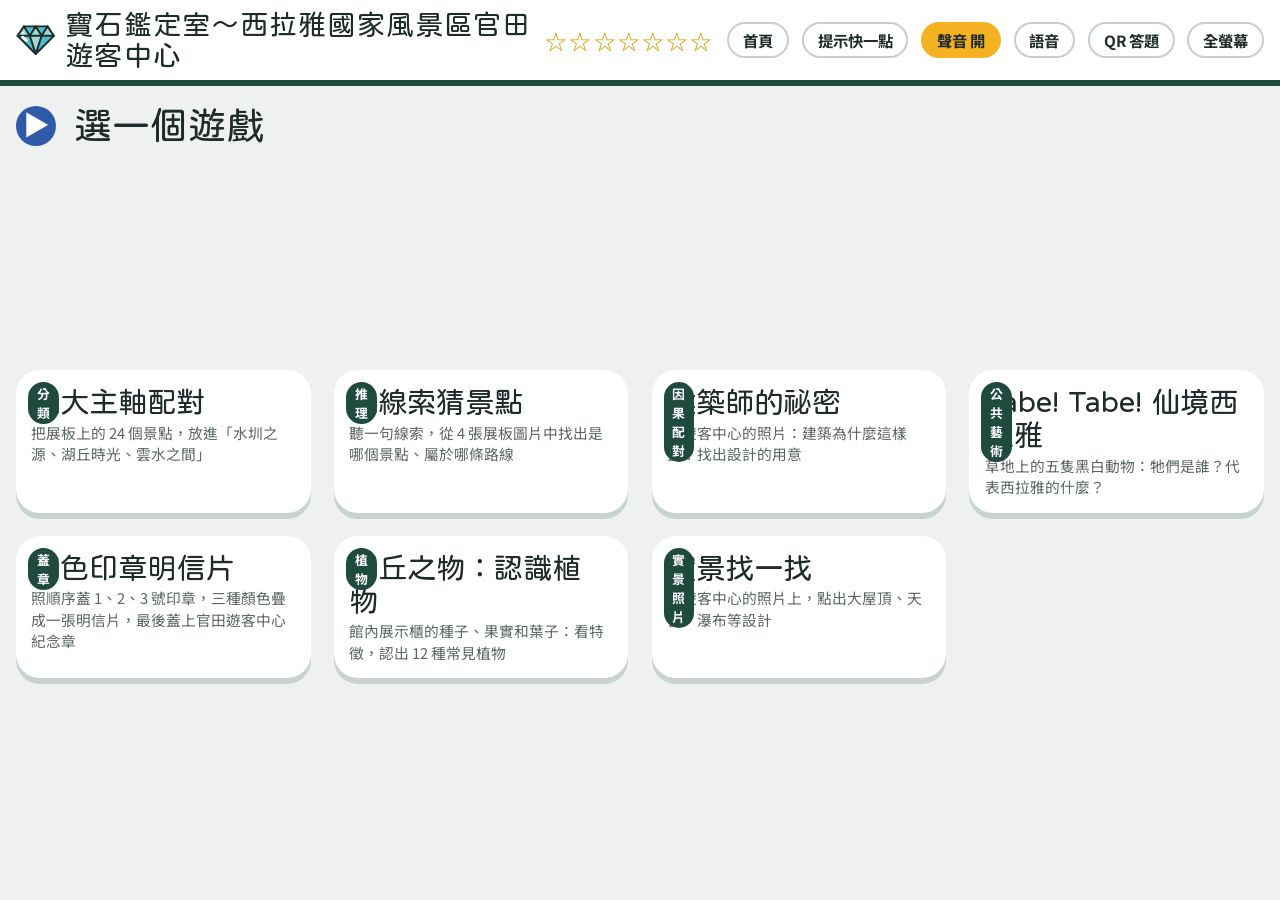
<file: index.html>
<!doctype html>
<html lang="zh-Hant">
<head>
<meta charset="utf-8">
<meta name="viewport" content="width=device-width, initial-scale=1, viewport-fit=cover">
<style>*,*::before,*::after{box-sizing:border-box}body{margin:0}img{max-width:100%}[hidden]{display:none!important}</style>
</head>
<body>
<title>寶石鑑定室～西拉雅國家風景區官田遊客中心</title>
<meta name="claude:viewport-fit-sides" content="cover">
<link rel="preconnect" href="https://fonts.googleapis.com">
<link rel="stylesheet" href="https://fonts.googleapis.com/css2?family=Huninn&family=Noto+Sans+TC:wght@500;700;900&display=swap">
<style>
/* 版面：觸控電視用的單一畫面；深綠工具列呼應展板的深綠帶，圖片直接取自館內展板。刻意採單一亮色主題。 */
:root {
  --paper: #eef1ef;
  --card: #ffffff;
  --ink: #1f2a2a;
  --muted: #5a6664;
  --band: #1f4a3e;
  --red: #e8452c;
  --blue: #2f5aa8;
  --mango: #f4b223;
  --ok: #2e8b57;
  --line: #c5d0cd;
  --display: "Huninn", "Noto Sans TC", "Microsoft JhengHei", sans-serif;
  --body: "Noto Sans TC", "Microsoft JhengHei", "PingFang TC", sans-serif;
  color-scheme: light;
}
html, body { height: 100%; }
body { background: var(--paper); color: var(--ink); font-family: var(--body); overflow: hidden; -webkit-user-select: none; user-select: none; touch-action: manipulation; }
button { font: inherit; color: inherit; cursor: pointer; }
button:focus-visible { outline: 5px solid var(--mango); outline-offset: 4px; }
#app { height: 100%; display: flex; flex-direction: column; }
header { background: var(--card); color: var(--ink); border-bottom: 6px solid var(--band); display: flex; align-items: center; gap: clamp(8px, 1vw, 18px); padding-block: clamp(6px, 1vh, 14px); padding-left: max(16px, env(safe-area-inset-left, 0px)); padding-right: max(16px, env(safe-area-inset-right, 0px)); flex-wrap: wrap; }
header h1 { font-family: var(--display); font-weight: 400; font-size: clamp(20px, 2.2vw, 42px); margin: 0; letter-spacing: .04em; flex: 1; min-width: 0; }
.tbtn { background: var(--card); border: 2px solid var(--line); border-radius: 999px; color: var(--ink); padding: .3em .9em; font-size: clamp(14px, 1.2vw, 24px); font-weight: 700; white-space: nowrap; }
.tbtn[aria-pressed="true"] { background: var(--mango); color: var(--ink); border-color: var(--mango); }
.stars { font-size: clamp(18px, 1.7vw, 32px); letter-spacing: .1em; color: #d99a00; white-space: nowrap; }
.gem { width: 1.25em; height: 1em; display: inline-block; vertical-align: -.12em; flex: none; }
.gem.off { filter: grayscale(1); opacity: .35; }
header h1 { display: flex; align-items: center; gap: .35em; }
header h1 .gem { width: 1.4em; height: 1.12em; }
main { flex: 1; min-height: 0; position: relative; padding-block: clamp(10px, 1.8vh, 26px); padding-left: max(16px, env(safe-area-inset-left, 0px)); padding-right: max(16px, env(safe-area-inset-right, 0px)); display: flex; flex-direction: column; }
.screen { flex: 1; min-height: 0; display: flex; flex-direction: column; gap: clamp(8px, 1.6vh, 22px); }
.prompt { display: flex; align-items: center; gap: .45em; font-family: var(--display); font-size: clamp(22px, 3vw, 58px); line-height: 1.25; text-wrap: balance; }
.prompt .say { flex: none; width: 1.5em; height: 1.5em; border-radius: 50%; border: 0; background: var(--blue); color: #fff; font-size: .7em; display: grid; place-items: center; }
.prompt .count { margin-left: auto; font-family: var(--body); font-size: .5em; color: var(--muted); white-space: nowrap; font-variant-numeric: tabular-nums; }
.next { background: var(--red); color: #fff; border: 0; border-radius: 999px; padding: .35em 1.3em; font-family: var(--display); font-size: clamp(20px, 2.3vw, 46px); box-shadow: 0 6px 0 rgba(0,0,0,.18); }
.next.alt { background: var(--blue); }
.next.ghost { background: var(--card); color: var(--ink); border: 3px solid var(--line); box-shadow: none; }
.bar { display: flex; justify-content: center; gap: 16px; flex-wrap: wrap; }
.tip { font-size: clamp(14px, 1.3vw, 24px); color: var(--muted); text-align: center; }

/* 依剩下空間自動等比縮放：外框量空間，內容用 --r（寬/高）決定大小 */
.fitbox { container-type: size; min-width: 0; min-height: 0; display: grid; place-items: center; }
.fitted { width: min(100cqw, calc(100cqh * (var(--r)))); aspect-ratio: var(--r); }

/* 首頁 */
.home { flex: 1; min-height: 0; display: grid; grid-template-columns: repeat(auto-fit, minmax(min(100%, 240px), 1fr)); gap: clamp(12px, 1.8vw, 28px); align-content: center; }
.gcard { background: var(--card); border: 0; border-radius: 24px; overflow: hidden; box-shadow: 0 6px 0 rgba(31,74,62,.18); display: flex; flex-direction: column; text-align: left; padding: 0; transition: transform .15s; }
.gcard:active { transform: scale(.98); }
.gcard .ph { aspect-ratio: 5 / 2; background: var(--paper) center / cover no-repeat; position: relative; }
.gcard .lv { position: absolute; left: 12px; top: 12px; background: var(--band); color: #fff; border-radius: 999px; padding: .15em .7em; font-size: clamp(12px, 1vw, 20px); font-weight: 700; }
.gcard .tx { padding: clamp(10px, 1.2vw, 22px); display: flex; flex-direction: column; gap: .2em; }
.gcard .nm { font-family: var(--display); font-size: clamp(22px, 2.3vw, 46px); display: flex; justify-content: space-between; align-items: baseline; gap: .3em; }
.gcard .st { display: inline-flex; }
.gcard .ds { font-size: clamp(14px, 1.15vw, 22px); color: var(--muted); line-height: 1.45; }

@media (min-width: 900px) { .home { grid-template-columns: repeat(4, minmax(0, 1fr)); } }
/* 選項設定 */
.setup { flex: 1; min-height: 0; width: 100%; max-width: 1600px; margin: 0 auto; display: grid; grid-template-columns: minmax(0, 1fr) minmax(0, 1.15fr); gap: clamp(16px, 3vw, 56px); align-items: center; }
.setup .intro { display: flex; flex-direction: column; gap: .5em; min-width: 0; }
.setup .intro .ph { width: 100%; aspect-ratio: 4 / 3; max-height: calc(100vh - 360px); background: var(--card) center / cover no-repeat; border-radius: 24px; box-shadow: 0 6px 0 rgba(31,74,62,.18); }
.setup .intro h2 { font-family: var(--display); font-weight: 400; font-size: clamp(28px, 3.2vw, 64px); margin: .2em 0 0; line-height: 1.15; }
.setup .intro p { margin: 0; font-size: clamp(16px, 1.5vw, 28px); color: var(--muted); line-height: 1.5; }
.setup .panel { background: var(--card); border-radius: 24px; box-shadow: 0 6px 0 rgba(31,74,62,.12); padding: clamp(16px, 2.2vw, 40px); display: flex; flex-direction: column; gap: clamp(14px, 2.6vh, 34px); min-width: 0; }
.setup .group { display: flex; flex-direction: column; gap: .5em; }
.setup .lb { font-size: clamp(16px, 1.5vw, 28px); font-weight: 700; color: var(--muted); letter-spacing: .08em; }
.setup .choices { display: grid; grid-template-columns: repeat(var(--cols), minmax(0, 1fr)); gap: clamp(8px, .9vw, 16px); }
.setup .chip { white-space: pre-line; width: 100%; min-height: 2.6em; padding: .3em .5em; font-size: clamp(16px, 1.6vw, 30px); line-height: 1.25; text-align: center; border-width: 4px; }
.setup .next { width: 100%; margin-top: .2em; }
@media (max-width: 800px) { header h1 { flex-basis: 100%; } .setup { grid-template-columns: 1fr; } .setup .intro .ph { aspect-ratio: 16 / 7; } .setup .choices { --cols: 2 !important; } }
.chip { background: var(--card); border: 4px solid var(--line); border-radius: 18px; padding: .35em 1em; font-size: clamp(18px, 1.8vw, 34px); font-weight: 700; }
.chip[aria-pressed="true"] { border-color: var(--red); background: #fdeae6; }

/* 路線配對 */
.route { flex: 1; min-height: 0; display: grid; grid-template-rows: auto 1fr; gap: clamp(8px, 1.6vh, 20px); }
.bins { display: grid; grid-template-columns: repeat(3, minmax(0, 1fr)); gap: clamp(8px, 1.4vw, 24px); }
.bin { background: var(--card); border: 5px solid var(--line); border-radius: 22px; padding: 0; overflow: hidden; display: flex; flex-direction: column; text-align: left; }
.bin .ph { height: clamp(70px, 17vh, 230px); background: center / cover no-repeat; }
.bin .tx { padding: .3em .6em .5em; display: flex; flex-direction: column; gap: .2em; min-height: 0; }
.bin .nm { font-family: var(--display); font-size: clamp(20px, 2.4vw, 48px); line-height: 1.1; }
.bin .en { font-size: clamp(11px, .9vw, 18px); color: var(--muted); letter-spacing: .04em; }
.bin .got { display: flex; flex-wrap: wrap; gap: 4px; }
.bin .got img { width: clamp(34px, 4.4vw, 84px); aspect-ratio: 4 / 3; object-fit: cover; border-radius: 6px; }
.bin.over { border-color: var(--blue); }
.bin.hint { border-color: var(--red); animation: pulseb 1s ease-in-out infinite; }
@keyframes pulseb { 50% { background: #fde3dd; } }
.deck { display: flex; align-items: center; justify-content: center; min-height: 0; }
.item { background: var(--card); border-radius: 22px; box-shadow: 0 8px 0 rgba(31,74,62,.2); padding: clamp(8px, 1vw, 16px); display: flex; flex-direction: column; align-items: center; gap: .2em; touch-action: none; width: clamp(200px, 30vw, 520px); cursor: grab; }
.item img { width: 100%; aspect-ratio: 4 / 3; object-fit: cover; border-radius: 12px; pointer-events: none; }
.item .nm { font-family: var(--display); font-size: clamp(22px, 2.6vw, 52px); text-align: center; pointer-events: none; padding: .4em 0; }
.item.textonly { padding: clamp(18px, 3vh, 40px) clamp(16px, 2vw, 32px); }
.item.drag { position: fixed; z-index: 50; cursor: grabbing; box-shadow: 0 16px 30px rgba(0,0,0,.25); }
.shake { animation: shake .4s; }
@keyframes shake { 25% { transform: translateX(-12px); } 75% { transform: translateX(12px); } }

/* 線索猜景點 */
.clue { background: var(--card); border-left: 10px solid var(--mango); border-radius: 0 18px 18px 0; padding: .5em .9em; font-size: clamp(22px, 2.6vw, 52px); font-family: var(--display); line-height: 1.35; }
.opts { flex: 1; min-height: 0; display: grid; grid-template-columns: repeat(4, minmax(0, 1fr)); gap: clamp(8px, 1.4vw, 24px); align-content: center; }
.opt { background: var(--card); border: 5px solid transparent; border-radius: 20px; padding: clamp(6px, .7vw, 12px); display: flex; flex-direction: column; gap: .3em; box-shadow: 0 6px 0 rgba(31,74,62,.15); }
.opt img { width: 100%; aspect-ratio: 4 / 3; object-fit: cover; border-radius: 12px; }
.opt .nm { font-size: clamp(16px, 1.7vw, 32px); font-weight: 700; text-align: center; }
.opt.right { border-color: var(--ok); }
.opt.dim { opacity: .3; }
.opts[style*="--k"] { grid-template-columns: repeat(var(--k), minmax(0, 1fr)); }
@media (orientation: portrait) { .opts[style*="--k"] { grid-template-columns: repeat(2, minmax(0, 1fr)); } }
.opt.hintb { border-color: var(--red); animation: pulseb 1s ease-in-out infinite; }
.reveal { font-size: clamp(16px, 1.6vw, 30px); color: var(--band); font-weight: 700; text-align: center; min-height: 1.5em; }

/* 建築師的祕密 */
.pairs { flex: 1; min-height: 0; display: grid; grid-template-columns: minmax(0, 1fr) minmax(0, 1fr); gap: clamp(12px, 3vw, 60px); position: relative; }
.col { display: flex; flex-direction: column; gap: clamp(6px, 1vh, 14px); justify-content: center; min-height: 0; }
.pc { background: var(--card); border: 4px solid var(--line); border-radius: 16px; padding: .45em .7em; font-size: clamp(15px, 1.55vw, 30px); line-height: 1.35; text-align: left; display: flex; gap: .5em; align-items: center; }
.pc .tag { flex: none; width: 1.8em; height: 1.8em; border-radius: 50%; display: grid; place-items: center; background: var(--paper); font-weight: 900; font-size: .85em; }
.pc.sel { border-color: var(--blue); background: #e6edf9; }
.pc.done { border-color: var(--ok); background: #e5f3ea; }
.pc.done .tag { background: var(--ok); color: #fff; }
.pc.hint { border-color: var(--red); animation: pulseb 1s ease-in-out infinite; }

.sq { flex: 1; min-height: 0; display: grid; grid-template-columns: minmax(0, 1.25fr) minmax(0, 1fr); gap: clamp(12px, 2.4vw, 44px); align-items: stretch; }
.sq .sqopts { align-self: center; }
.sqfig { margin: 0; display: grid; grid-template-rows: minmax(0, 1fr) auto; gap: .4em; min-height: 0; height: 100%; }
.sqfig .ph { min-height: 0; }
.sqfig .fitted { position: relative; }
.sqfig img { width: 100%; height: 100%; object-fit: cover; display: block; }
.sqfig img { border-radius: 18px; }
.sqfig .kind { position: absolute; left: 12px; top: 12px; background: var(--band); color: #fff; border-radius: 999px; padding: .1em .7em; font-size: clamp(12px, 1vw, 20px); font-weight: 700; }
.sqfig figcaption { font-family: var(--display); font-size: clamp(22px, 2.6vw, 52px); text-align: center; }
.sqopts { display: flex; flex-direction: column; gap: clamp(8px, 1.6vh, 20px); }
.sqopts .pc { font-size: clamp(18px, 2vw, 40px); padding: .6em .8em; }
.pc.dimmed { opacity: .3; }
.fact { background: #fff6dc; border-left: 8px solid var(--mango); border-radius: 0 14px 14px 0; padding: .5em .8em; font-size: clamp(16px, 1.6vw, 30px); line-height: 1.45; }
.col { overflow: auto; justify-content: safe center; }
.col.photos { display: grid; grid-template-columns: minmax(0, 1fr) minmax(0, 1fr); align-content: safe center; }
.col.photos .pc { padding: .3em; flex-direction: column; align-items: stretch; gap: .2em; position: relative; font-size: clamp(13px, 1.25vw, 24px); text-align: center; }
.col.photos .pc img { width: 100%; height: clamp(50px, 11vh, 150px); object-fit: cover; border-radius: 10px; }
.col.photos .pc .tag { position: absolute; right: 8px; top: 8px; }
.sq { grid-template-columns: minmax(0, 1.45fr) minmax(0, 1fr); }
@media (max-width: 700px) { .sq { grid-template-columns: 1fr; } }
/* 套色印章 */
.stampwrap { flex: 1; min-height: 0; display: grid; grid-template-columns: minmax(0, 1.6fr) minmax(0, 1fr); gap: clamp(14px, 3vw, 56px); align-items: stretch; }
.stampwrap .stamps { align-self: center; }
.pcard { position: relative; background: #fbfaf6; border-radius: 10px; box-shadow: 0 10px 28px rgba(31,42,42,.18), 0 0 0 1px var(--line); margin: 0 auto; }
.pcard .layer { position: absolute; inset: 0; width: 100%; height: 100%; opacity: 0; transition: opacity .5s; mix-blend-mode: multiply; pointer-events: none; }
.pcard .layer.on { opacity: 1; }
.pcard .layer.seal { inset: auto 2% 2% auto; width: 27%; height: auto; transform: rotate(-8deg); }
.pcard.thump { animation: thump .35s; }
@keyframes thump { 30% { transform: scale(.97); } }
.stamps { display: flex; flex-direction: column; gap: clamp(10px, 2vh, 24px); }
.stampbtn { display: grid; grid-template-columns: auto 1fr; grid-template-rows: auto auto; align-items: center; gap: 4px 16px; background: var(--card); border: 4px solid var(--line); border-radius: 20px; padding: 10px 14px; text-align: left; }
.stampbtn .handle { grid-row: span 2; width: clamp(80px, 8vw, 150px); aspect-ratio: 4 / 3; background: #e3262f; border-radius: 14px 14px 8px 8px; box-shadow: inset 0 -8px 0 rgba(0,0,0,.18); display: grid; place-items: center; transition: transform .15s; }
.stampbtn .no { background: #fff; color: var(--ink); border-radius: 50%; width: 1.6em; height: 1.6em; display: grid; place-items: center; font-weight: 900; font-size: clamp(18px, 1.8vw, 34px); }
.stampbtn .pad { height: clamp(56px, 10vh, 130px); background: #e9ecea; border-radius: 8px; display: flex; justify-content: center; overflow: hidden; }
.stampbtn .pad img { height: 100%; width: auto; }
.stampbtn .ink { font-size: clamp(16px, 1.6vw, 30px); font-weight: 900; }
.stampbtn.press .handle { animation: press .35s; }
@keyframes press { 40% { transform: translateY(14px) scale(.96); } }
.stampbtn.used { opacity: .45; }
.stampbtn.hint { border-color: var(--red); animation: pulseb 1s ease-in-out infinite; }
@media (max-width: 700px) { .stampwrap { grid-template-columns: 1fr; } }
/* 找一找（實景照片） */
.stage { flex: 1; }
.photo { position: relative; touch-action: none; }
.photo img { display: block; width: 100%; height: 100%; border-radius: 16px; pointer-events: none; }
.box { position: absolute; border: 5px dashed transparent; border-radius: 12px; }
.edit .box { border-color: var(--mango); background: rgba(244,178,35,.18); }
.edit .box span { position: absolute; left: 0; top: 0; transform: translateY(-110%); background: var(--mango); padding: 2px 10px; border-radius: 8px; font-weight: 700; font-size: clamp(13px, 1.1vw, 20px); white-space: nowrap; }
.box.hint { border-color: var(--red); animation: pulseb 1s ease-in-out infinite; }
.box.found { border: 6px solid var(--mango); box-shadow: 0 0 0 6px rgba(244,178,35,.4); }
.box.drawing { border-color: var(--blue); }
.empty { flex: 1; display: flex; flex-direction: column; align-items: center; justify-content: center; gap: 14px; text-align: center; }
.empty h2 { font-family: var(--display); font-weight: 400; font-size: clamp(26px, 3vw, 56px); margin: 0; }
.empty ol { text-align: left; font-size: clamp(16px, 1.5vw, 28px); line-height: 1.7; margin: 0; max-width: 34em; }
.tools { display: flex; gap: 10px; flex-wrap: wrap; align-items: center; justify-content: center; }
.tools .chip { font-size: clamp(14px, 1.3vw, 24px); border-width: 3px; }
.tools input[type=text] { font: inherit; font-size: clamp(14px, 1.3vw, 24px); padding: .3em .6em; border: 3px solid var(--line); border-radius: 14px; width: 9em; }
.thumbs { display: flex; gap: 8px; flex-wrap: wrap; justify-content: center; }
.thumbs button { border: 4px solid transparent; border-radius: 10px; padding: 0; overflow: hidden; background: none; position: relative; }
.thumbs button[aria-pressed="true"] { border-color: var(--red); }
.thumbs img { height: 54px; display: block; }

/* 語音選單 */
.voicepanel { position: fixed; z-index: 80; right: max(16px, env(safe-area-inset-right, 0px)); top: calc(env(safe-area-inset-top, 0px) + 70px); width: min(520px, calc(100vw - 32px)); max-height: calc(100vh - 100px); overflow: auto; background: var(--card); border-radius: 20px; box-shadow: 0 16px 40px rgba(0,0,0,.25); padding: 16px; display: flex; flex-direction: column; gap: 8px; }
.voicepanel h3 { margin: 0; font-family: var(--display); font-weight: 400; font-size: clamp(20px, 1.8vw, 32px); }
.voicepanel .warn { margin: 0; background: #fff6dc; border-left: 6px solid var(--mango); padding: .5em .7em; border-radius: 0 10px 10px 0; font-size: clamp(14px, 1.2vw, 20px); line-height: 1.5; }
.vopt { display: flex; gap: .6em; align-items: center; text-align: left; background: var(--paper); border: 3px solid transparent; border-radius: 12px; padding: .5em .7em; font-size: clamp(14px, 1.2vw, 20px); }
.vopt b { background: var(--band); color: #fff; border-radius: 999px; padding: 0 .6em; font-size: .85em; flex: none; }
.vopt[aria-pressed="true"] { border-color: var(--red); background: #fdeae6; }
/* 回饋與證書 */
.toast { position: absolute; left: 50%; top: 42%; transform: translate(-50%, -50%) scale(.6); opacity: 0; pointer-events: none; background: var(--ok); color: #fff; font-family: var(--display); font-size: clamp(32px, 5vw, 100px); padding: .2em .8em; border-radius: 999px; transition: .25s; z-index: 60; white-space: nowrap; }
.toast.try { background: var(--blue); }
.toast.show { opacity: 1; transform: translate(-50%, -50%) scale(1); }
.cert { flex: 1; min-height: 0; background: var(--card); border: 12px double var(--red); border-radius: 12px; display: flex; flex-direction: column; align-items: center; justify-content: center; gap: .4em; text-align: center; padding: 16px; }
.cert h2 { font-family: var(--display); font-weight: 400; font-size: clamp(36px, 5.5vw, 110px); margin: 0; color: var(--band); }
.cert p { font-size: clamp(18px, 2vw, 40px); margin: 0; }
.cert .big { font-size: clamp(36px, 4.5vw, 90px); color: var(--band); display: flex; align-items: center; gap: .2em; flex-wrap: wrap; justify-content: center; font-family: var(--display); }
@media (max-width: 700px) { .opts { grid-template-columns: repeat(2, minmax(0, 1fr)); } .pairs { grid-template-columns: 1fr; } }
@media (orientation: portrait) {
  .sq, .stampwrap { grid-template-columns: 1fr; grid-template-rows: minmax(0, 1fr) auto; }
  .stamps { display: grid; grid-template-columns: repeat(2, minmax(0, 1fr)); }
  .stampbtn .pad { height: clamp(40px, 6vh, 90px); }
  .opts { grid-template-columns: repeat(2, minmax(0, 1fr)); }
  .opt img { aspect-ratio: 16 / 10; }
  .setup { grid-template-columns: 1fr; align-content: center; }
  .setup .intro { display: grid; grid-template-columns: 38% 1fr; gap: 0 16px; align-items: center; }
  .setup .intro .ph { grid-row: span 2; aspect-ratio: 4 / 3; }
  .home { grid-template-columns: repeat(2, minmax(0, 1fr)); }
  .bins .bin .ph { height: clamp(60px, 10vh, 160px); }
}
@media (prefers-reduced-motion: reduce) { *, *::before, *::after { animation: none !important; transition: none !important; } }
</style>

<div id="app">
  <header>
    <h1><svg class="gem" viewBox="0 0 100 80" aria-hidden="true"><use href="#gemShape"/></svg>寶石鑑定室～西拉雅國家風景區官田遊客中心</h1>
    <span class="stars" id="stars" aria-label="寶石"></span>
    <button class="tbtn" id="bHome">首頁</button>
    <button class="tbtn" id="bEasy" aria-pressed="false">提示快一點</button>
    <button class="tbtn" id="bSound" aria-pressed="true">聲音 開</button>
    <button class="tbtn" id="bVoice">語音</button>
    <a class="tbtn" href="https://marypingu213-code.github.io/siraya-nsa-trip/quiz/host.html" style="text-decoration:none;color:inherit">QR 答題</a>
    <button class="tbtn" id="bFull">全螢幕</button>
  </header>
  <main id="main"></main>
</div>
<div class="toast" id="toast"></div>
<svg width="0" height="0" style="position:absolute" aria-hidden="true">
  <symbol id="gemShape" viewBox="0 0 100 80">
    <polygon points="20,6 80,6 96,30 50,76 4,30" fill="#4fbfca"/>
    <polygon points="20,6 35,30 4,30" fill="#9ed9d4"/>
    <polygon points="50,6 65,30 35,30" fill="#9ed9d4"/>
    <polygon points="80,6 96,30 65,30" fill="#9ed9d4"/>
    <polygon points="35,30 65,30 50,76" fill="#9ed9d4"/>
    <g fill="none" stroke="#1f2a2a" stroke-width="5" stroke-linejoin="round" stroke-linecap="round">
      <polygon points="20,6 80,6 96,30 50,76 4,30"/>
      <polyline points="4,30 96,30"/>
      <polyline points="20,6 35,30 50,6 65,30 80,6"/>
      <polyline points="35,30 50,76 65,30"/>
    </g>
    <rect x="12" y="34" width="20" height="7" rx="3.5" fill="#fff" transform="rotate(40 22 37)"/>
    <circle cx="17" cy="23" r="3" fill="#fff"/>
  </symbol>
  <symbol id="gemLine" viewBox="0 0 100 80">
    <g fill="none" stroke="#ffffff" stroke-width="5" stroke-linejoin="round" stroke-linecap="round">
      <polygon points="20,6 80,6 96,30 50,76 4,30"/>
      <polyline points="4,30 96,30"/>
      <polyline points="20,6 35,30 50,6 65,30 80,6"/>
      <polyline points="35,30 50,76 65,30"/>
    </g>
  </symbol>
</svg>

<script>
// ---------- 資料：三大主軸與 24 個景點（取自館內常設展展板） ----------
const ROUTES = [
  { k: "canal", nm: "水圳之源", en: "Source of water canal", sub: "官田・六甲・烏山頭・八田與一" },
  { k: "hill", nm: "湖丘時光", en: "Hills & Lake in Time", sub: "南化・左鎮・玉井・新化・虎頭埤" },
  { k: "cloud", nm: "雲水之間", en: "Between Clouds and Water", sub: "中埔・大埔・曾文水庫・楠西" },
];
const SPOTS = [
  ["canal", 1, "官田遊客中心", "我們今天戶外教學來的地方，屋頂上長了草"],
  ["canal", 2, "台南六甲落羽松森林", "一整排高高的樹倒映在水面上，秋冬葉子會變紅"],
  ["canal", 3, "南元花園休閒農場", null],
  ["canal", 4, "柳營尖山埤渡假村", "湖邊的渡假村，可以坐船遊湖"],
  ["canal", 5, "八田與一紀念園區", "紀念帶大家蓋烏山頭水庫和嘉南大圳的工程師"],
  ["canal", 6, "烏山頭水庫風景區", "湖面彎彎曲曲像珊瑚，所以又叫「珊瑚潭」"],
  ["canal", 7, "台南山上花園水道博物館", "以前把水變乾淨、送給台南人喝的地方"],
  ["canal", 8, "官田菱角田", "水田裡長著有角的果實，水雉鳥會來這裡"],
  ["hill", 1, "南化遊客中心", null],
  ["hill", 2, "大坑休閒農場", null],
  ["hill", 3, "台南左鎮化石園區", "可以看到很久很久以前動物的骨頭化石"],
  ["hill", 4, "玉井芒果冰", "夏天最受歡迎的冰，上面有黃色的水果"],
  ["hill", 5, "新化老街", "一整排漂亮的老房子，牆上有雕花"],
  ["hill", 6, "虎頭埤水庫", "台灣第一座水庫，湖上有長長的吊橋"],
  ["hill", 7, "二寮觀日平臺", "天還沒亮就要來，看日出和雲海"],
  ["hill", 8, "走馬瀨農場", "有大草原的農場，名字裡有一種動物"],
  ["cloud", 1, "中埔遊客中心", null],
  ["cloud", 2, "石硦林場", null],
  ["cloud", 3, "大埔同心橋", "在大埔情人公園裡，跨過溪流的大橋"],
  ["cloud", 4, "曾文水庫", "台灣最大的水庫"],
  ["cloud", 5, "梅嶺風景區", "冬天山上會開滿白色梅花"],
  ["cloud", 6, "玄空法寺", "寺廟門口有一塊寫著「佛」字的大石頭"],
  ["cloud", 7, "鹿陶洋江家聚落", "同一個家族的人住在一起的古老三合院"],
  ["cloud", 8, "龜丹溫泉", "可以泡溫泉、讓身體暖呼呼的地方"],
].map(([r, n, nm, clue]) => ({ r, nm, clue, img: `img/${r}${n}.jpg` }));
// 建築師的祕密：設計 ↔ 用意（依建築師設計概念導覽）
const SECRETS = [
  ["停車場屋頂上種滿植物（覆土建築）", "停車場藏在下面，上面變成綠地，比較涼", "img/s1.jpg", "官田遊客中心是覆土式綠建築，2022 年得到園冶獎"],
  ["像飛鳥翅膀的折板大屋頂", "幫大家遮太陽，屋頂下空空的讓南風吹過", "img/s2.jpg", "大屋頂底下的「空」讓風到處流動，走在裡面很舒服"],
  ["屋頂上的天窗", "陽光照進來，地上出現光影", "img/s3.jpg", "建築把台南的「陽光」帶進房子裡"],
  ["入口圓弧形的房間", "像西拉雅人祭拜用的「壺」", "img/s4.jpg", "西拉雅人信仰阿立祖，用壺來祭拜"],
  ["二樓水池流到一樓的瀑布", "像水庫的溢洪道，把阿立祖的「水」帶進來", "img/s5.jpg", "建築結合了水圳和景觀水池"],
  ["房子圍著廣場、面向草地和水池", "像西拉雅聚落面向水、在戶外聚會", "img/s6.jpg", "園區融合台南的陽光、嘉南平原的風、阿立祖的水"],
  ["白牆上的藍色線條、紅色窗框", "西拉雅傳統服飾的顏色", "img/s7.jpg", "西拉雅傳統服飾以藍、白、紅、黑為主"],
  ["黃色的牆和白色的八葉花", "芒果黃、稻穗黃，加上西拉雅刺繡的花", "img/s8.jpg", "芒果黃、稻穗黃是這裡最有名的農產顏色"],
  ["二樓的無邊際景觀水池", "水面像鏡子，映出天空和美麗的倒影", "img/s9.jpg", "站在二樓，可以拍到天空和雲朵的倒影"],
  ["草原上的梅花鹿地景藝術", "以前嘉南平原上有成群的梅花鹿", "img/s10.jpg", "梅花鹿地景藝術呈現早期嘉南平原的樣子"],
  ["草原小山坡上的白色許願鶴", "乘著祝福降臨西拉雅，作品名叫「幸福翔起」", "img/s12.jpg", "許願鶴由葛萊美獎設計大師蕭青陽設計"],
  ["屋頂上的太陽能板", "用太陽發電，是省電的綠建築", "img/s11.jpg", "這裡以前是國軍的野戰訓練場，2020 年 8 月變成遊客中心"],
].map(([a, b, img, fact]) => ({ a, b, img, fact, kind: "實景" }));
// 實景找一找的內建題目（老師提供的照片，框選位置以百分比記錄；同一題可有多個框）
const FIND_PRESETS = [
  { id: "p25", src: "img/tabe7.jpg", boxes: [{ label: "Tabe! Tabe! 的鹿", x: 2.9, y: 37.5, w: 20.5, h: 30.8 }, { label: "Tabe! Tabe! 的野豬", x: 25.3, y: 55, w: 17.4, h: 14.2 }, { label: "Tabe! Tabe! 的犬", x: 45.8, y: 40.9, w: 18, h: 27.9 }, { label: "Tabe! Tabe! 的牛", x: 65.3, y: 54.7, w: 14.9, h: 13.3 }, { label: "Tabe! Tabe! 的蝸牛", x: 81.6, y: 50, w: 16.6, h: 16.4 }] },
  { id: "p17", src: "img/find17.jpg", boxes: [{ label: "許願鶴", x: 27.2, y: 21, w: 53.6, h: 73.2 }, { label: "梅花鹿", x: 6.4, y: 66.1, w: 2, h: 7.6 }, { label: "梅花鹿", x: 12.4, y: 66.8, w: 1.8, h: 5.7 }, { label: "梅花鹿", x: 17, y: 69.3, w: 2.3, h: 7.1 }, { label: "梅花鹿", x: 19.3, y: 69.3, w: 1.5, h: 3.9 }, { label: "梅花鹿", x: 22.8, y: 67.1, w: 2.8, h: 10.3 }, { label: "梅花鹿", x: 34.2, y: 69.3, w: 3.3, h: 10.3 }, { label: "SIRAYA 大字", x: 30.8, y: 71, w: 10, h: 7.8 }, { label: "遊客中心建築", x: 58.5, y: 55.4, w: 41.5, h: 14.7 }] },
  { id: "p10", src: "img/find10.jpg", boxes: [{ label: "入口的壺（圓弧形房間）", x: 57.3, y: 35.8, w: 14.6, h: 25 }, { label: "入口的壺（圓弧形房間）", x: 31.2, y: 36.9, w: 8, h: 17 }, { label: "入口的壺（圓弧形房間）", x: 48.6, y: 53.2, w: 16.7, h: 30.3 }, { label: "折板大屋頂", x: 18.4, y: 29.8, w: 42.7, h: 8.6 }, { label: "SIRAYA 大字", x: 45.5, y: 25.9, w: 8.7, h: 3.9 }, { label: "停車場上的草（覆土建築）", x: 11.1, y: 61.4, w: 36.8, h: 36.4 }] },
  { id: "p13", src: "img/find13.jpg", boxes: [{ label: "水圳", x: 26.4, y: 66.1, w: 43.8, h: 33.9 }, { label: "太陽能板", x: 65.3, y: 8, w: 9.4, h: 10.3 }, { label: "折板大屋頂", x: 23.3, y: 15.9, w: 26.7, h: 22.2 }, { label: "SIRAYA 大字", x: 67.7, y: 47.8, w: 9, h: 6.8 }] },
  { id: "p11", src: "img/find11.jpg", boxes: [{ label: "無邊際景觀水池", x: 32.7, y: 83.5, w: 67.3, h: 16.5 }, { label: "石頭窗框", x: 1.7, y: 5.7, w: 30.9, h: 92.6 }, { label: "牆上的八葉花", x: 74, y: 57.4, w: 5.9, h: 5.7 }, { label: "SIRAYA 大字", x: 12.5, y: 65.9, w: 11.8, h: 4 }] },
  { id: "p12", src: "img/find12.jpg", boxes: [{ label: "黃色的窗框", x: 73, y: 33.2, w: 17, h: 44.6 }, { label: "紅色的窗框", x: 45.5, y: 60.1, w: 6.6, h: 14.3 }, { label: "藍色的線條", x: 84.1, y: 31.5, w: 4.2, h: 17.6 }] },
  { id: "p7", src: "img/find7.jpg", boxes: [{ label: "折板大屋頂", x: 0, y: 25, w: 58.7, h: 23 }, { label: "屋頂的天窗", x: 28.1, y: 37.8, w: 10.2, h: 12.6 }, { label: "入口的壺（圓弧形房間）", x: 58.7, y: 21, w: 14.9, h: 21 }] },
  { id: "p8", src: "img/find8.jpg", boxes: [{ label: "水池瀑布", x: 61.3, y: 25.5, w: 36.6, h: 42.4 }, { label: "牆上的八葉花", x: 81.3, y: 22.6, w: 9.8, h: 11.3 }] },
  { id: "p9", src: "img/find9.jpg", boxes: [{ label: "折板大屋頂", x: 7.7, y: 27.5, w: 91.9, h: 20.3 }] },
];
const FIND_LABELS = ["入口的壺（圓弧形房間）", "折板大屋頂", "屋頂的天窗", "牆上的八葉花", "水池瀑布", "無邊際景觀水池", "停車場上的草（覆土建築）", "水圳", "SIRAYA 大字", "許願鶴", "梅花鹿", "遊客中心建築", "太陽能板", "黃色的窗框", "紅色的窗框", "藍色的線條"];

const $ = (s, r = document) => r.querySelector(s);
const main = $("#main");
const state = { done: { route: false, clue: false, secret: false, find: false, tabe: false, stamp: false, plant: false }, easy: false, sound: true, voice: "" };
const GAMES = {
  route: { name: "三大主軸配對", lv: "分類", ds: "把展板上的 24 個景點，放進「水圳之源、湖丘時光、雲水之間」", ph: "img/hero-canal.jpg", run: routeSetup },
  clue: { name: "聽線索猜景點", lv: "推理", ds: "聽一句線索，從 4 張展板圖片中找出是哪個景點、屬於哪條路線", ph: "img/hill4.jpg", run: clueSetup },
  secret: { name: "建築師的祕密", lv: "因果配對", ds: "看遊客中心的照片：建築為什麼這樣蓋？找出設計的用意", ph: "img/s2.jpg", run: secretSetup },
  tabe: { name: "Tabe! Tabe! 仙境西拉雅", lv: "公共藝術", ds: "草地上的五隻黑白動物：牠們是誰？代表西拉雅的什麼？", ph: "img/tabe7.jpg", run: tabeSetup },
  stamp: { name: "套色印章明信片", lv: "蓋章", ds: "照順序蓋 1、2、3 號印章，三種顏色疊成一張明信片，最後蓋上官田遊客中心紀念章", ph: "img/stamp/erliao.jpg", run: stampSetup },
  plant: { name: "湖丘之物：認識植物", lv: "植物", ds: "館內展示櫃的種子、果實和葉子：看特徵，認出 12 種常見植物", ph: "img/plants/orchidtree.svg", run: plantSetup },
  find: { name: "實景找一找", lv: "實景照片", ds: "在遊客中心的照片上，點出大屋頂、天窗、瀑布等設計", ph: "img/s5.jpg", run: findHome },
};

// ---------- 聲音與回饋 ----------
let actx;
function chime(ok) {
  if (!state.sound) return;
  try {
    actx = actx || new (window.AudioContext || window.webkitAudioContext)();
    (ok ? [523, 659, 784] : [392, 330]).forEach((f, i) => {
      const o = actx.createOscillator(), g = actx.createGain(), t = actx.currentTime + i * 0.12;
      o.frequency.value = f; g.gain.setValueAtTime(0.0001, t); g.gain.exponentialRampToValueAtTime(0.22, t + 0.02); g.gain.exponentialRampToValueAtTime(0.0001, t + 0.35);
      o.connect(g).connect(actx.destination); o.start(t); o.stop(t + 0.4);
    });
  } catch (e) {}
}
function speak(text) {
  if (!state.sound) return;
  try {
    speechSynthesis.cancel();
    const u = new SpeechSynthesisUtterance(text.replace(/[「」（）]/g, " "));
    u.lang = "zh-TW"; u.rate = 0.85;
    const v = pickVoice();
    if (v) u.voice = v;
    speechSynthesis.speak(u);
  } catch (e) {}
}
// 語音：優先用台灣國語（zh-TW），老師也可以在「語音」選單指定
const TW_NAME = /台灣|臺灣|Taiwan|HsiaoChen|HsiaoYu|Hanhan|Yating|Zhiwei|YunJhe|Mei-?Jia/i;
const isTW = v => /zh[-_]TW/i.test(v.lang) || TW_NAME.test(v.name);
function zhVoices() {
  let vs = []; try { vs = speechSynthesis.getVoices().filter(v => /^(zh|cmn)/i.test(v.lang) || TW_NAME.test(v.name)); } catch (e) {}
  // 台灣語音排最前面，其次是自然（Natural / Online）語音
  return vs.sort((a, b) => (isTW(b) - isTW(a)) || (/Natural|Online/i.test(b.name) - /Natural|Online/i.test(a.name)));
}
function pickVoice() {
  const vs = zhVoices();
  return vs.find(v => v.voiceURI === state.voice) || vs.find(isTW) || vs[0] || null;
}
function voicePanel() {
  let pn = $("#voicePanel");
  if (pn) { pn.remove(); return; }
  pn = el("div", "voicepanel"); pn.id = "voicePanel";
  const vs = zhVoices(), cur = pickVoice();
  pn.append(el("h3", "", "選擇朗讀的聲音"));
  if (!vs.some(isTW)) pn.append(el("p", "warn", "這台裝置沒有台灣國語語音。請到系統設定加裝「中文（台灣）」語音：Windows 在「設定 → 時間與語言 → 語音」，iPad 在「設定 → 輔助使用 → 朗讀內容 → 聲音 → 中文（台灣）」。裝好後重新開啟這個網頁。"));
  if (!vs.length) pn.append(el("p", "", "找不到任何中文語音。"));
  vs.forEach(v => {
    const b = el("button", "vopt", `${isTW(v) ? "<b>台灣</b>" : ""}<span>${v.name}</span>`);
    b.setAttribute("aria-pressed", v === cur);
    b.onclick = () => { state.voice = v.voiceURI; save(); pn.querySelectorAll(".vopt").forEach(x => x.setAttribute("aria-pressed", x === b)); speak("你好，我是寶石鑑定室的小幫手"); };
    pn.append(b);
  });
  const close = el("button", "next alt", "完成"); close.onclick = () => pn.remove(); pn.append(close);
  document.body.append(pn);
}
let toastT;
function toast(text, ok = true, say = text) {
  const t = $("#toast");
  t.textContent = text; t.className = "toast show" + (ok ? "" : " try");
  clearTimeout(toastT); toastT = setTimeout(() => t.className = "toast", 1200);
  chime(ok); speak(say);
}
function promptEl(text, spoken, count) {
  const d = document.createElement("div"); d.className = "prompt";
  d.innerHTML = `<button class="say" aria-label="再聽一次">▶</button><span>${text}</span>${count ? `<span class="count">${count}</span>` : ""}`;
  d.querySelector(".say").onclick = () => speak(spoken || text);
  return d;
}
const el = (tag, cls, html) => { const e = document.createElement(tag); if (cls) e.className = cls; if (html != null) e.innerHTML = html; return e; };
const shuffle = a => { a = a.slice(); for (let i = a.length - 1; i > 0; i--) { const j = Math.floor(Math.random() * (i + 1)); [a[i], a[j]] = [a[j], a[i]]; } return a; };
const hintAfter = () => state.easy ? 1 : 2;
const routeOf = k => ROUTES.find(r => r.k === k);
function fitPhoto(box) {
  const img = box.querySelector("img"), set = () => img.naturalWidth && box.style.setProperty("--r", `${img.naturalWidth} / ${img.naturalHeight}`);
  box.style.setProperty("--r", "4 / 3"); img.complete ? set() : img.addEventListener("load", set);
}
// 保險：版面仍放不下時，把整個畫面等比縮小，避免需要捲動才能按到答案
let fitRaf;
function fitScreen() {
  cancelAnimationFrame(fitRaf);
  fitRaf = requestAnimationFrame(() => {
    const s = main.querySelector(".screen"); if (!s) return;
    s.style.zoom = "";
    const over = Math.max(s.scrollHeight / s.clientHeight, s.scrollWidth / s.clientWidth);
    if (over > 1.01) s.style.zoom = Math.max(0.6, 1 / over).toFixed(3);
  });
}
new MutationObserver(fitScreen).observe(main, { childList: true, subtree: true });
addEventListener("resize", fitScreen);
function screen() { main.innerHTML = ""; const s = el("div", "screen"); main.append(s); return s; }
const gem = (on = true) => `<svg class="gem${on ? "" : " off"}" viewBox="0 0 100 80" aria-hidden="true"><use href="#gemShape"/></svg>`;
function renderStars() { const v = Object.values(state.done), n = v.filter(Boolean).length; $("#stars").textContent = "★".repeat(n) + "☆".repeat(v.length - n); $("#stars").setAttribute("aria-label", `完成 ${n} / ${v.length}`); }

function finish(key, summary) {
  state.done[key] = true; renderStars(); save();
  const s = screen();
  const c = el("div", "cert", `<p>完成「${GAMES[key].name}」</p><div class="big">${gem()}鑑定成功，得到一顆寶石${gem()}</div><p>${summary}</p>`);
  const bar = el("div", "bar");
  const all = Object.values(state.done).every(Boolean);
  const b1 = el("button", "next", all ? "看我的證書" : "回到首頁"); b1.onclick = all ? showCert : home;
  const b2 = el("button", "next alt", "再玩一次"); b2.onclick = GAMES[key].run;
  bar.append(b1, b2); c.append(bar); s.append(c);
  speak(`完成${GAMES[key].name}，鑑定成功，得到一顆寶石`); chime(true);
}

// 選項設定畫面：rows = [{label, key, options:[[value,text]], value}]
// 選項設定：左邊是遊戲圖片與說明，右邊是設定面板（每組選項標題在上、按鈕等寬排列）
function setupScreen(title, say, rows, onStart) {
  const s = screen();
  s.append(promptEl("選擇玩法", say));
  const g = Object.values(GAMES).find(x => x.name === title) || {};
  const box = el("div", "setup");
  box.append(el("div", "intro", `<div class="ph" style="background-image:url('${g.ph || ""}')"></div><h2>${title}</h2><p>${g.ds || ""}</p>`));
  const panel = el("div", "panel");
  const val = {};
  rows.forEach(r => {
    val[r.key] = r.value;
    const grp = el("div", "group"); grp.append(el("span", "lb", r.label));
    const ch = el("div", "choices"); ch.style.setProperty("--cols", Math.min(r.options.length, 4));
    r.options.forEach(([v, t]) => {
      const b = el("button", "chip", t); b.setAttribute("aria-pressed", v === r.value);
      b.onclick = () => { val[r.key] = v; ch.querySelectorAll(".chip").forEach(x => x.setAttribute("aria-pressed", x === b)); };
      ch.append(b);
    });
    grp.append(ch); panel.append(grp);
  });
  const go = el("button", "next", "開始"); go.onclick = () => onStart(val);
  panel.append(go); box.append(panel); s.append(box);
  speak(say);
}

// ---------- 首頁 ----------
function home() {
  const s = screen();
  s.append(promptEl("選一個遊戲", "請選一個遊戲"));
  const g = el("div", "home");
  for (const [k, v] of Object.entries(GAMES)) {
    const b = el("button", "gcard", `<div class="ph" style="background-image:url('${v.ph}')${v.ph.endsWith(".svg") ? ";background-size:contain;background-color:#f7f4ec" : ""}"><span class="lv">${v.lv}</span></div><div class="tx"><span class="nm">${v.name}<span class="st">${state.done[k] ? gem() : ""}</span></span><span class="ds">${v.ds}</span></div>`);
    b.onclick = v.run; g.append(b);
  }
  s.append(g);
  if (Object.values(state.done).every(Boolean)) { const bar = el("div", "bar"); const b = el("button", "next", "看我的證書"); b.onclick = showCert; bar.append(b); s.append(bar); }
}

// ---------- 遊戲一：三大主軸配對 ----------
function routeSetup() {
  setupScreen("三大主軸配對", "把景點放進對的路線。先選擇玩法", [
    { label: "卡片上顯示", key: "mode", value: "pic", options: [["pic", "圖片＋名字"], ["name", "只有名字"]] },
    { label: "卡片數量", key: "n", value: 12, options: [[6, "6 張"], [12, "12 張"], [24, "24 張"]] },
  ], v => routeGame(v));
}
function routeGame({ mode, n }) {
  const per = n / 3;
  const qs = shuffle(ROUTES.flatMap(r => shuffle(SPOTS.filter(x => x.r === r.k)).slice(0, per)));
  let i = 0, wrong = 0, lock = false, miss = 0, card;
  const s = screen();
  const p = el("div"); s.append(p);
  const r = el("div", "route");
  const bins = el("div", "bins");
  ROUTES.forEach(rt => {
    const b = el("button", "bin", `<div class="ph" style="background-image:url('img/hero-${rt.k}.jpg')"></div><div class="tx"><span class="nm">${rt.nm}</span><span class="en">${rt.en}</span><span class="got"></span></div>`);
    b.dataset.k = rt.k; b.onclick = () => drop(b); bins.append(b);
  });
  const deck = el("div", "deck");
  r.append(bins, deck); s.append(r, el("div", "tip", "把卡片拖到對的路線，或直接點路線"));
  function ask() {
    wrong = 0; lock = false;
    bins.querySelectorAll(".bin").forEach(b => b.classList.remove("hint"));
    const it = qs[i];
    p.replaceChildren(promptEl(`「${it.nm}」屬於哪一條路線？`, `${it.nm}，屬於哪一條路線？`, `${i + 1} / ${qs.length}`));
    card = el("div", "item" + (mode === "name" ? " textonly" : ""), (mode === "pic" ? `<img src="${it.img}" alt="">` : "") + `<span class="nm">${it.nm}</span>`);
    deck.replaceChildren(card); makeDrag(card);
    speak(`${it.nm}，屬於哪一條路線？`);
  }
  function drop(b) {
    if (lock || !b) return;
    const it = qs[i];
    if (b.dataset.k === it.r) {
      lock = true;
      b.querySelector(".got").append(Object.assign(document.createElement("img"), { src: it.img, alt: it.nm }));
      card.remove(); toast(`答對了！${routeOf(it.r).nm}`);
      setTimeout(() => { i++; i < qs.length ? ask() : finish("route", `${qs.length} 個景點，答錯 ${miss} 次`); }, 1400);
    } else {
      wrong++; miss++; resetCard(); card.classList.remove("shake"); void card.offsetWidth; card.classList.add("shake");
      toast("再想想看", false);
      if (wrong >= hintAfter()) bins.querySelector(`.bin[data-k="${it.r}"]`).classList.add("hint");
    }
  }
  function resetCard() { card.classList.remove("drag"); card.style.left = card.style.top = card.style.width = ""; }
  function binAt(x, y) { return [...bins.children].find(b => { const q = b.getBoundingClientRect(); return x >= q.left && x <= q.right && y >= q.top && y <= q.bottom; }); }
  function makeDrag(c) {
    c.addEventListener("pointerdown", e => {
      if (lock) return;
      const q = c.getBoundingClientRect(), ox = e.clientX - q.left, oy = e.clientY - q.top; let moved = false;
      c.setPointerCapture(e.pointerId);
      c.onpointermove = ev => {
        if (!moved && Math.hypot(ev.clientX - e.clientX, ev.clientY - e.clientY) < 8) return;
        if (!moved) { c.style.width = q.width + "px"; c.classList.add("drag"); }
        moved = true; c.style.left = ev.clientX - ox + "px"; c.style.top = ev.clientY - oy + "px";
        const u = binAt(ev.clientX, ev.clientY); [...bins.children].forEach(b => b.classList.toggle("over", b === u));
      };
      c.onpointerup = ev => {
        c.onpointermove = c.onpointerup = null; [...bins.children].forEach(b => b.classList.remove("over"));
        if (!moved) return;
        const u = binAt(ev.clientX, ev.clientY); u ? drop(u) : resetCard();
      };
    });
  }
  ask();
}

// ---------- 遊戲二：聽線索猜景點 ----------
function clueSetup() {
  setupScreen("聽線索猜景點", "聽線索，找出是哪個景點。先選擇玩法", [
    { label: "答案卡顯示", key: "names", value: true, options: [[true, "圖片＋名字"], [false, "只有圖片"]] },
    { label: "題目數量", key: "n", value: 8, options: [[5, "5 題"], [8, "8 題"], [17, "17 題"]] },
    { label: "答對後", key: "route", value: false, options: [[false, "直接下一題"], [true, "再猜是哪條路線"]] },
  ], v => clueGame(v));
}
function clueGame({ names, n, route }) {
  const pool = SPOTS.filter(x => x.clue);
  const qs = shuffle(pool).slice(0, n);
  let i = 0, wrong = 0, lock = false, miss = 0;
  const s = screen();
  const p = el("div"), clue = el("div", "clue"), opts = el("div", "opts"), rev = el("div", "reveal");
  s.append(p, clue, opts, rev);
  function ask() {
    wrong = 0; lock = false; rev.textContent = "";
    const it = qs[i];
    p.replaceChildren(promptEl("這是哪一個景點？", `線索：${it.clue}。這是哪一個景點？`, `${i + 1} / ${qs.length}`));
    clue.textContent = `線索：${it.clue}`;
    const others = shuffle(SPOTS.filter(x => x !== it)).slice(0, 3);
    opts.replaceChildren(...shuffle([it, ...others]).map(o => {
      const b = el("button", "opt", `<img src="${o.img}" alt="${names ? "" : o.nm}">${names ? `<span class="nm">${o.nm}</span>` : ""}`);
      b.onclick = () => pick(b, o); return b;
    }));
    speak(`線索：${it.clue}。這是哪一個景點？`);
  }
  function pick(b, o) {
    if (lock) return;
    const it = qs[i];
    if (o === it) {
      lock = true; b.classList.add("right");
      opts.querySelectorAll(".opt").forEach(x => x !== b && x.classList.add("dim"));
      if (route) return askRoute(it);
      rev.textContent = `${it.nm}　屬於「${routeOf(it.r).nm}」`;
      toast("答對了！", true, `答對了，是${it.nm}，屬於${routeOf(it.r).nm}`);
      setTimeout(nextQ, 2600);
    } else {
      wrong++; miss++; b.classList.add("dim"); toast("再想想看", false);
      if (wrong >= hintAfter() + 1) opts.querySelectorAll(".opt").forEach(x => { if (!x.classList.contains("dim") && x !== b && Math.random() < .5 && x.querySelector("img").getAttribute("src") !== it.img) x.classList.add("dim"); });
    }
  }
  function askRoute(it) {
    rev.replaceChildren();
    toast("答對了！", true, `答對了，是${it.nm}。它屬於哪一條路線？`);
    const row = el("div", "bar");
    ROUTES.forEach(rt => {
      const b = el("button", "next ghost", rt.nm);
      b.onclick = () => {
        if (rt.k === it.r) { row.querySelectorAll("button").forEach(x => x.disabled = true); b.style.borderColor = "var(--ok)"; toast(`${rt.nm}，答對了！`); setTimeout(nextQ, 1800); }
        else { miss++; b.classList.remove("shake"); void b.offsetWidth; b.classList.add("shake"); toast("再想想看", false); }
      };
      row.append(b);
    });
    rev.append(row);
  }
  function nextQ() { i++; i < qs.length ? ask() : finish("clue", `${qs.length} 題，答錯 ${miss} 次`); }
  ask();
}

// ---------- 遊戲三：建築師的祕密 ----------
function secretSetup() {
  setupScreen("建築師的祕密", "看照片，想一想建築為什麼這樣蓋。先選擇玩法", [
    { label: "玩法", key: "mode", value: "quiz", options: [["quiz", "一題一題"], ["pair", "全部配對"]] },
    { label: "題目數量", key: "n", value: 5, options: [[3, "3 題"], [5, "5 題"], [8, "8 題"], [12, "12 題"]] },
    { label: "每題答案數", key: "k", value: 3, options: [[2, "2 個"], [3, "3 個"], [4, "4 個"]] },
  ], v => v.mode === "quiz" ? secretQuiz(v) : secretPair(v));
}
function secretQuiz({ n, k }) {
  const qs = shuffle(SECRETS).slice(0, n);
  let i = 0, wrong = 0, lock = false, miss = 0;
  const s = screen();
  const p = el("div"), body = el("div", "sq"); s.append(p, body);
  function ask() {
    wrong = 0; lock = false;
    const it = qs[i];
    p.replaceChildren(promptEl(`建築師為什麼要這樣設計？`, `${it.a}。建築師為什麼要這樣設計？`, `${i + 1} / ${qs.length}`));
    const fig = el("figure", "sqfig", `<div class="ph fitbox"><div class="fitted"><img src="${it.img}" alt="${it.a}"><span class="kind">${it.kind}</span></div></div><figcaption>${it.a}</figcaption>`); fitPhoto(fig.querySelector(".fitted"));
    const col = el("div", "sqopts");
    const opts = shuffle([it, ...shuffle(SECRETS.filter(x => x !== it)).slice(0, k - 1)]);
    opts.forEach(o => {
      const b = el("button", "pc", `<span class="tag">?</span><span>${o.b}</span>`);
      b.onclick = () => {
        if (lock || b.classList.contains("dimmed")) return;
        if (o === it) {
          lock = true; b.classList.add("done"); b.querySelector(".tag").textContent = "✓";
          col.querySelectorAll(".pc").forEach(x => x !== b && x.classList.add("dimmed"));
          toast("答對了！", true, `答對了。${it.b}。${it.fact}`);
          col.append(el("div", "fact", `小知識：${it.fact}`));
          setTimeout(() => { i++; i < qs.length ? ask() : finish("secret", `${qs.length} 個設計，答錯 ${miss} 次`); }, 5200);
        } else {
          wrong++; miss++; b.classList.add("dimmed"); toast("再想想看", false);
          if (wrong >= hintAfter()) [...col.children].find(x => x.dataset.ok)?.classList.add("hint");
        }
      };
      if (o === it) b.dataset.ok = 1;
      col.append(b);
    });
    body.replaceChildren(fig, col);
    speak(`${it.a}。建築師為什麼要這樣設計？`);
  }
  ask();
}
function secretPair({ n }) {
  const set = shuffle(SECRETS).slice(0, Math.min(n, 8)).map((x, i) => ({ ...x, id: i }));
  n = set.length;
  let sel = null, matched = 0, miss = 0, wrong = 0;
  const s = screen();
  s.append(promptEl("先點左邊的照片，再點右邊的用意", "先點左邊的照片，再點右邊它的用意", `0 / ${n}`));
  const pairs = el("div", "pairs"), L = el("div", "col photos"), R = el("div", "col");
  pairs.append(L, R); s.append(pairs);
  const count = () => s.querySelector(".count").textContent = `${matched} / ${n}`;
  set.forEach(x => {
    const b = el("button", "pc", `<img src="${x.img}" alt=""><span>${x.a}</span><span class="tag">?</span>`); b.dataset.id = x.id;
    b.onclick = () => { if (b.classList.contains("done")) return; L.querySelectorAll(".pc").forEach(y => y.classList.remove("sel")); b.classList.add("sel"); sel = x; wrong = 0; R.querySelectorAll(".pc").forEach(y => y.classList.remove("hint")); speak(x.a); };
    L.append(b);
  });
  shuffle(set).forEach(x => {
    const b = el("button", "pc", `<span class="tag">?</span><span>${x.b}</span>`); b.dataset.id = x.id;
    b.onclick = () => {
      if (b.classList.contains("done")) return;
      if (!sel) { toast("先點左邊的照片", false); return; }
      if (sel.id === x.id) {
        matched++; const no = matched;
        [L.querySelector(`[data-id="${x.id}"]`), b].forEach(y => { y.classList.remove("sel", "hint"); y.classList.add("done"); y.querySelector(".tag").textContent = no; });
        toast("配對成功！", true, `${sel.a}，${x.b}`); sel = null; count();
        if (matched === n) setTimeout(() => finish("secret", `${n} 組設計，答錯 ${miss} 次`), 2600);
      } else {
        wrong++; miss++; b.classList.remove("shake"); void b.offsetWidth; b.classList.add("shake"); toast("再想想看", false);
        if (wrong >= hintAfter()) R.querySelector(`[data-id="${sel.id}"]`).classList.add("hint");
      }
    };
    R.append(b);
  });
  speak("先點左邊的照片，再點右邊它的用意");
}

// ---------- 遊戲五：Tabe! Tabe! 仙境西拉雅（依作品教育訓練手冊） ----------
const ANIMALS = ["鹿", "牛", "野豬", "蝸牛", "犬"];
const ELEMENTS = ["風", "土", "山", "水", "人情味"];
const TABE = {
  animal: [
    { img: "img/tabe4.jpg", q: "這隻是什麼動物？", opts: ANIMALS, ans: "鹿", fact: "鹿頭上有銀色鹿角，身上的神秘線條代表「風」" },
    { img: "img/tabe2.jpg", q: "這隻是什麼動物？", opts: ANIMALS, ans: "牛", fact: "牛頭上的角是菱角的造型，身上的方格是「田」" },
    { img: "img/tabe1.jpg", q: "這隻是什麼動物？", opts: ANIMALS, ans: "野豬", fact: "野豬身上畫滿了「山」，牠要帶大家去爬山" },
    { img: "img/tabe5.jpg", q: "這隻是什麼動物？", opts: ANIMALS, ans: "蝸牛", fact: "蝸牛頭上的觸角是找水的雷達，身上布滿水滴" },
    { img: "img/tabe6.jpg", q: "這隻是什麼動物？", opts: ANIMALS, ans: "犬", fact: "熱情的狗狗身上有愛心，還有很多「人」字" },
  ],
  element: [
    { img: "img/tabe4.jpg", q: "鹿代表西拉雅的什麼？", opts: ELEMENTS, ans: "風", fact: "風帶來雲霧，在左鎮二寮可以看雲海和日出" },
    { img: "img/tabe1.jpg", q: "野豬代表西拉雅的什麼？", opts: ELEMENTS, ans: "山", fact: "來梅嶺爬山走古道，讓身體和山一樣勇健" },
    { img: "img/tabe2.jpg", q: "牛代表西拉雅的什麼？", opts: ELEMENTS, ans: "土", fact: "嘉南平原肥沃的土，種出讓人元氣滿滿的農產" },
    { img: "img/tabe5.jpg", q: "蝸牛代表西拉雅的什麼？", opts: ELEMENTS, ans: "水", fact: "蝸牛揹著水庫，慢慢把水送到平原；西拉雅有五座有名的水庫" },
    { img: "img/tabe6.jpg", q: "熱情的狗狗（犬）代表西拉雅的什麼？", opts: ELEMENTS, ans: "人情味", fact: "犬一大早就跑下山等大家，要帶大家去關子嶺泡溫泉" },
  ],
  more: [
    { img: "img/tabe6.jpg", q: "狗狗身上的愛心代表什麼？", opts: ["熱情的人情味", "下雨的水滴", "高高的山", "吹來的風"], ans: "熱情的人情味", fact: "狗狗身上還有忙著招呼朋友的人、鞠躬說「歡迎光臨」的人" },
    { img: "img/tabe7.jpg", q: "「Tabe」是西拉雅語，意思是什麼？", opts: ["你好", "再見", "謝謝", "好吃"], ans: "你好", fact: "Tabe 唸起來像「搭背」，意思是日安、你好、嗨" },
    { img: "img/tabe5.jpg", q: "雕塑的顏料裡加了官田的什麼？", opts: ["菱角殼", "芒果皮", "稻草", "龍眼殼"], ans: "菱角殼", fact: "官田是全台灣最大的菱角產地，菱角殼做成「菱殼炭粉」再利用" },
    { img: "img/tabe2.jpg", q: "牛頭上的角，是哪一種農產的造型？", opts: ["菱角", "香蕉", "芒果", "稻穗"], ans: "菱角", fact: "菱角長得像元寶，又叫「黑元寶」，9 到 11 月是產季" },
    { img: "img/tabe7.jpg", q: "這組雕塑可以和朋友玩什麼遊戲？", opts: ["躲貓貓", "跳繩", "踢足球", "放風箏"], ans: "躲貓貓", fact: "旁邊有一支會數到 10 的「放送頭」：1、2、3……10，躲好了嗎？" },
    { img: "img/tabe7.jpg", q: "這組雕塑只用了哪兩種顏色？", opts: ["黑和白", "紅和藍", "黃和綠", "粉紅和紫"], ans: "黑和白", fact: "黑白圖紋來自原住民編織紋、古代文字和符號" },
  ],
};
function tabeSetup() {
  setupScreen("Tabe! Tabe! 仙境西拉雅", "Tabe 是西拉雅語的你好。先選擇題目", [
    { label: "題目內容", key: "set", value: "both", options: [["animal", "認動物\n5 題"], ["element", "代表什麼\n5 題"], ["both", "都玩\n10 題"], ["all", "全部\n16 題"]] },
    { label: "每題答案數", key: "k", value: 3, options: [[2, "2 個"], [3, "3 個"], [4, "4 個"]] },
  ], ({ set, k }) => {
    const qs = set === "all" ? [...TABE.animal, ...TABE.element, ...shuffle(TABE.more)]
      : set === "both" ? [...shuffle(TABE.animal), ...shuffle(TABE.element)]
      : shuffle(TABE[set]);
    photoQuiz(qs, k, "tabe");
  });
}
// 一張照片配一個問題的通用選擇題
function photoQuiz(qs, k, key) {
  let i = 0, wrong = 0, lock = false, miss = 0;
  const s = screen();
  const p = el("div"), body = el("div", "sq"); s.append(p, body);
  function ask() {
    wrong = 0; lock = false;
    const it = qs[i];
    p.replaceChildren(promptEl(it.q, it.q, `${i + 1} / ${qs.length}`));
    const fig = el("figure", "sqfig", `<div class="ph fitbox"><div class="fitted"><img src="${it.img}" alt=""></div></div>`); fitPhoto(fig.querySelector(".fitted"));
    const col = el("div", "sqopts");
    const opts = shuffle([it.ans, ...shuffle(it.opts.filter(o => o !== it.ans)).slice(0, k - 1)]);
    opts.forEach(o => {
      const b = el("button", "pc", `<span class="tag">?</span><span>${o}</span>`);
      if (o === it.ans) b.dataset.ok = 1;
      b.onclick = () => {
        if (lock || b.classList.contains("dimmed")) return;
        if (o === it.ans) {
          lock = true; b.classList.add("done"); b.querySelector(".tag").textContent = "✓";
          col.querySelectorAll(".pc").forEach(x => x !== b && x.classList.add("dimmed"));
          col.append(el("div", "fact", `小知識：${it.fact}`));
          toast("答對了！", true, `答對了，是${o}。${it.fact}`);
          setTimeout(() => { i++; i < qs.length ? ask() : finish(key, `${qs.length} 題，答錯 ${miss} 次`); }, 5200);
        } else {
          wrong++; miss++; b.classList.add("dimmed"); toast("再想想看", false);
          if (wrong >= hintAfter()) col.querySelector("[data-ok]").classList.add("hint");
        }
      };
      col.append(b);
    });
    body.replaceChildren(fig, col);
    speak(it.q);
  }
  ask();
}

// ---------- 遊戲六：套色印章明信片（仿館內三色疊印章活動） ----------
const INK_Y = { nm: "黃色", c: "#f2c230" }, INK_O = { nm: "橘色", c: "#f08054" }, INK_P = { nm: "粉紅色", c: "#e88aa5" }, INK_B = { nm: "藍色", c: "#347acc" };
const SEAL = { nm: "紀念章", c: "#2a2e30", src: "img/stamp/seal.png" };
const STAMP_CARDS = [
  { k: "erliao", ratio: "900 / 679", inks: [INK_Y, INK_P, INK_B], layers: ["img/stamp/erliao-y.png", "img/stamp/erliao-r.png", "img/stamp/erliao-b.png"], spot: "二寮觀日平臺", route: "hill", fact: "二寮是全台灣海拔最低、可以看雲海和日出的地方", others: ["曾文水庫", "八田與一紀念園區", "虎頭埤水庫"] },
  { k: "wushantou", ratio: "900 / 582", inks: [INK_Y, INK_O, INK_B], layers: ["img/stamp/wushantou-y.png", "img/stamp/wushantou-r.png", "img/stamp/wushantou-b.png"], spot: "烏山頭水庫風景區", route: "canal", fact: "烏山頭水庫的湖面彎彎曲曲像珊瑚，所以又叫「珊瑚潭」", others: ["曾文水庫", "虎頭埤水庫", "柳營尖山埤渡假村"] },
  // 木棉花步道：三組印章各代表一條主軸，推論屬於雲水之間（待現場確認）
  { k: "avenue", ratio: "835 / 640", inks: [INK_Y, INK_P, INK_B], layers: ["img/stamp/avenue-y.png", "img/stamp/avenue-r.png", "img/stamp/avenue-b.png"], spot: "木棉花步道", route: "cloud", fact: "木棉花春天開花，花朵大大的，會整朵掉下來，像鋪了一條花的路", others: ["台南六甲落羽松森林", "梅嶺風景區", "新化老街"] },
];
function stampSetup() {
  setupScreen("套色印章明信片", "用三個印章，蓋出一張明信片。先選擇玩法", [
    { label: "要蓋哪幾張明信片", key: "which", value: "all", options: [["all", "三組都蓋"], ...STAMP_CARDS.map(c => [c.k, c.spot])] },
    { label: "蓋章方式", key: "order", value: true, options: [[true, "照順序 1→2→3"], [false, "自由蓋"]] },
    { label: "最後加蓋紀念章", key: "seal", value: true, options: [[true, "要"], [false, "不要"]] },
  ], ({ which, order, seal }) => stampGame(which === "all" ? STAMP_CARDS : STAMP_CARDS.filter(c => c.k === which), order, seal));
}
function stampGame(cards, order, withSeal) {
  let ci = 0, miss = 0;
  const s = screen();
  const p = el("div"), body = el("div", "stampwrap"), below = el("div", "reveal");
  s.append(p, body, below);
  function stampSound() {
    if (!state.sound) return;
    try { actx = actx || new (window.AudioContext || window.webkitAudioContext)(); const o = actx.createOscillator(), g = actx.createGain(), t = actx.currentTime; o.type = "triangle"; o.frequency.setValueAtTime(180, t); o.frequency.exponentialRampToValueAtTime(60, t + .18); g.gain.setValueAtTime(.4, t); g.gain.exponentialRampToValueAtTime(.001, t + .25); o.connect(g).connect(actx.destination); o.start(t); o.stop(t + .3); } catch (e) {}
  }
  function play() {
    const c = cards[ci];
    let next = 0; const done = new Set();
    const inks = c.inks.map((ink, j) => ({ ...ink, no: j + 1, src: c.layers[j] }));
    if (withSeal) inks.push({ ...SEAL, no: 4 });
    const total = inks.length, seq = inks.map(x => x.no).join(" → ");
    const say = order ? `先蓋 1 號${inks[0].nm}印章` : `${total} 個印章都蓋上去，看看會變成什麼`;
    p.replaceChildren(promptEl(order ? `照順序蓋印章：${seq}` : `把 ${total} 個印章都蓋上去`, say, `${ci + 1} / ${cards.length}`));
    below.replaceChildren();
    const paper = el("div", "pcard fitted"); paper.style.setProperty("--r", c.ratio);
    const pbox = el("div", "fitbox"); pbox.append(paper);
    const layers = inks.map(ink => { const im = el("img", ink === inks[3] ? "layer seal" : "layer"); im.src = ink.src; im.alt = ""; paper.append(im); return im; });
    const stamps = el("div", "stamps");
    inks.forEach((ink, j) => {
      const b = el("button", "stampbtn", `<span class="handle"><span class="no">${ink.no}</span></span><span class="pad"><img src="${ink.src}" alt=""></span><span class="ink" style="color:${ink.c}">${ink.no} 號・${ink.nm}</span>`);
      b.onclick = () => {
        if (done.has(j)) { toast("這個已經蓋過了", false); return; }
        if (order && j !== next) { miss++; toast(`先蓋 ${next + 1} 號`, false, `先蓋 ${next + 1} 號${inks[next].nm}印章`); stamps.children[next].classList.add("hint"); return; }
        done.add(j); next++;
        b.classList.add("used", "press"); stamps.querySelectorAll(".stampbtn").forEach(x => x.classList.remove("hint"));
        paper.classList.remove("thump"); void paper.offsetWidth; paper.classList.add("thump");
        layers[j].classList.add("on"); stampSound();
        if (done.size === total) setTimeout(reveal, 1200);
        else speak(order ? `蓋好了！再蓋 ${next + 1} 號${inks[next].nm}` : "蓋好了！");
      };
      stamps.append(b);
    });
    body.replaceChildren(pbox, stamps);
    speak(say);
  }
  function reveal() {
    const c = cards[ci];
    if (!c.spot) { toast("明信片完成了！"); setTimeout(nextCard, 2600); return; }
    toast("明信片完成了！", true, "明信片完成了！這是哪個景點？");
    p.replaceChildren(promptEl("這是哪個景點？", "這是哪個景點？", `${ci + 1} / ${cards.length}`));
    const row = el("div", "bar");
    shuffle([c.spot, ...shuffle(c.others).slice(0, 2)]).forEach(o => {
      const b = el("button", "next ghost", o);
      b.onclick = () => {
        if (o !== c.spot) { miss++; b.classList.remove("shake"); void b.offsetWidth; b.classList.add("shake"); toast("再想想看", false); return; }
        row.querySelectorAll("button").forEach(x => x.disabled = true); b.style.borderColor = "var(--ok)";
        toast("答對了！", true, `答對了，是${c.spot}。它屬於哪一條路線？`);
        setTimeout(askRoute, 1500);
      };
      row.append(b);
    });
    below.replaceChildren(row);
  }
  function askRoute() {
    const c = cards[ci];
    p.replaceChildren(promptEl(`「${c.spot}」屬於哪一條路線？`, `${c.spot}屬於哪一條路線？`, `${ci + 1} / ${cards.length}`));
    const row = el("div", "bar");
    ROUTES.forEach(rt => {
      const b = el("button", "next ghost", rt.nm);
      b.onclick = () => {
        if (rt.k !== c.route) { miss++; b.classList.remove("shake"); void b.offsetWidth; b.classList.add("shake"); toast("再想想看", false); return; }
        row.querySelectorAll("button").forEach(x => x.disabled = true); b.style.borderColor = "var(--ok)";
        below.append(el("div", "fact", `小知識：${c.fact}`));
        toast(`${rt.nm}，答對了！`, true, `答對了，是${rt.nm}。${c.fact}`);
        setTimeout(nextCard, 4200);
      };
      row.append(b);
    });
    below.replaceChildren(row);
  }
  function nextCard() { ci++; ci < cards.length ? play() : finish("stamp", `蓋好 ${cards.length} 張明信片，答錯 ${miss} 次`); }
  play();
}

// ---------- 遊戲七：湖丘之物（館內植物標本展示櫃，標本採自虎頭埤及左鎮周邊） ----------
const PLANTS = [
  { nm: "桃花心木", img: "img/plants/mahogany-photo.jpg", part: "種子", feat: "果實裂開後掉出有一片翅膀的種子，掉下來會像直升機一樣轉圈圈" },
  { nm: "大花紫薇", img: "img/plants/crapemyrtle-dry.jpg", part: "果實", feat: "夏天開紫色的花，花謝後結出一串圓圓的果實" },
  { nm: "羊蹄甲", img: "img/plants/orchidtree-photo.jpg", part: "葉子", feat: "葉子前端裂成兩半，很像羊的腳蹄" },
  { nm: "馬拉巴栗", img: "img/plants/moneytree-photo.jpg", part: "種子", feat: "常被種成盆栽放在家裡，又叫「發財樹」" },
  { nm: "火焰木", img: "img/plants/tuliptree-photo.jpg", part: "果實", feat: "開橘紅色的大花像火焰，果實像一艘小船" },
  { nm: "阿勃勒", img: "img/plants/goldenshower-photo.jpg", part: "果實", feat: "夏天開一串串黃花像下「黃金雨」，果實是長長的黑色棍子" },
  { nm: "油桐", img: "img/plants/tung.svg", photos: ["img/plants/tung-photo.jpg"], part: "種子", feat: "春天開白花，花掉下來像下雪，叫做「五月雪」" },
  { nm: "桂花", img: "img/plants/osmanthus-photo.jpg", part: "花", feat: "花小小的，但是非常非常香" },
  { nm: "銀樺", img: "img/plants/silveroak-photo.jpg", part: "葉子", feat: "葉子分成很多細細的條，像一根羽毛" },
  { nm: "茄苳", img: "img/plants/bishopwood-photo.jpg", part: "果實", feat: "一根葉柄上長三片小葉子，很多老樹都是茄苳" },
  { nm: "樟樹", img: "img/plants/camphor-photo.jpg", part: "樹幹切片", feat: "葉子揉一揉會有樟腦的香味，樹幹切開可以數年輪" },
  { nm: "大葉欖仁", img: "img/plants/almond-photo.jpg", part: "葉子", feat: "葉子大大的，冬天會變紅再掉光，春天再長出綠色新葉" },
];
function plantSetup() {
  setupScreen("湖丘之物：認識植物", "看看植物的種子、果實和葉子。先選擇玩法", [
    { label: "玩法", key: "mode", value: "look", options: [["look", "看標本\n猜植物"], ["clue", "聽特徵\n找標本"]] },
    { label: "題目數量", key: "n", value: 6, options: [[4, "4 題"], [6, "6 題"], [12, "12 題"]] },
    { label: "每題答案數", key: "k", value: 3, options: [[2, "2 個"], [3, "3 個"], [4, "4 個"]] },
  ], ({ mode, n, k }) => {
    const qs = shuffle(PLANTS).slice(0, n);
    if (mode === "look") photoQuiz(qs.map(x => { const im = shuffle([x.img, ...(x.photos || [])])[0]; return { img: im, q: `這是哪一種植物的${im.endsWith("tung-photo.jpg") ? "果實" : x.part}？`, opts: PLANTS.map(y => y.nm), ans: x.nm, fact: `${x.nm}：${x.feat}` }; }), k, "plant");
    else plantClue(qs, k);
  });
}
function plantClue(qs, k) {
  let i = 0, wrong = 0, lock = false, miss = 0;
  const s = screen();
  const p = el("div"), clue = el("div", "clue"), opts = el("div", "opts"), rev = el("div", "reveal");
  s.append(p, clue, opts, rev);
  function ask() {
    wrong = 0; lock = false; rev.textContent = "";
    const it = qs[i];
    p.replaceChildren(promptEl("聽特徵，找出是哪一種植物", `特徵：${it.feat}。是哪一種植物？`, `${i + 1} / ${qs.length}`));
    clue.textContent = `特徵：${it.feat}`;
    opts.style.setProperty("--k", k);
    opts.replaceChildren(...shuffle([it, ...shuffle(PLANTS.filter(x => x !== it)).slice(0, k - 1)]).map(o => {
      const b = el("button", "opt", `<img src="${o.img}" alt=""><span class="nm">${o.nm}</span>`);
      b.onclick = () => {
        if (lock || b.classList.contains("dim")) return;
        if (o === it) {
          lock = true; b.classList.add("right"); opts.querySelectorAll(".opt").forEach(x => x !== b && x.classList.add("dim"));
          rev.textContent = `這是${it.nm}的${it.part}`;
          toast("答對了！", true, `答對了，是${it.nm}`);
          setTimeout(() => { i++; i < qs.length ? ask() : finish("plant", `${qs.length} 題，答錯 ${miss} 次`); }, 2600);
        } else {
          wrong++; miss++; b.classList.add("dim"); toast("再想想看", false);
          if (wrong >= hintAfter()) [...opts.children].find(x => x.querySelector(".nm").textContent === it.nm).classList.add("hintb");
        }
      };
      return b;
    }));
    speak(`特徵：${it.feat}。是哪一種植物？`);
  }
  ask();
}

// ---------- 遊戲四：實景找一找（老師上傳照片） ----------
// 照片與框選存在這台裝置的瀏覽器（IndexedDB）
const DB = {
  mem: [],
  open() { return new Promise((res, rej) => { try { const r = indexedDB.open("siraya-find", 1); r.onupgradeneeded = () => r.result.createObjectStore("photos", { keyPath: "id" }); r.onsuccess = () => res(r.result); r.onerror = () => rej(r.error); } catch (e) { rej(e); } }); },
  async all() { try { const db = await this.open(); return await new Promise(res => { const q = db.transaction("photos").objectStore("photos").getAll(); q.onsuccess = () => res(q.result.sort((a, b) => a.id - b.id)); q.onerror = () => res(this.mem); }); } catch (e) { return this.mem; } },
  async put(p) { const i = this.mem.findIndex(x => x.id === p.id); i < 0 ? this.mem.push(p) : this.mem[i] = p; try { const db = await this.open(); db.transaction("photos", "readwrite").objectStore("photos").put(p); } catch (e) {} },
  async del(id) { this.mem = this.mem.filter(x => x.id !== id); try { const db = await this.open(); db.transaction("photos", "readwrite").objectStore("photos").delete(id); } catch (e) {} },
};
function shrink(file) {
  return new Promise((res, rej) => {
    const img = new Image(); const url = URL.createObjectURL(file);
    img.onload = () => { const k = Math.min(1, 1600 / Math.max(img.width, img.height)); const c = document.createElement("canvas"); c.width = img.width * k; c.height = img.height * k; c.getContext("2d").drawImage(img, 0, 0, c.width, c.height); URL.revokeObjectURL(url); res(c.toDataURL("image/jpeg", .82)); };
    img.onerror = rej; img.src = url;
  });
}
async function findHome() {
  const photos = [...FIND_PRESETS, ...(await DB.all())];
  const targets = photos.flatMap(p => [...new Set(p.boxes.map(b => b.label))].map(label => ({ p, label, rects: p.boxes.filter(b => b.label === label) })));
  const s = screen();
  s.append(promptEl("實景找一找", "用遊客中心的照片，找出建築的設計"));
  if (!targets.length) {
    s.append(el("div", "empty", `<h2>還沒有照片</h2><ol><li>按「老師設定」，加入遊客中心的照片（事前勘查或網路上的官方照片）。</li><li>選一個題目，例如「入口的三個壺」，在照片上拖曳框出答案的位置。</li><li>回到這裡按「開始」，學生點照片找答案。</li></ol><p class="tip">照片只存在這台電腦的瀏覽器裡，不會上傳。</p>`));
  } else {
    s.append(el("div", "empty", `<h2>${photos.length} 張照片、${targets.length} 個題目</h2><p class="tip">內建 ${FIND_PRESETS.length} 張遊客中心照片；老師可以按「老師設定」加入自己拍的照片。<br>學生點照片上的位置找答案，答錯 ${hintAfter()} 次會閃爍提示。</p>`));
  }
  const bar = el("div", "bar");
  if (targets.length) { [6, 12].forEach(k => { const g = el("button", "next", `開始（${k} 題）`); g.onclick = () => findGame(shuffle(targets).slice(0, k)); bar.append(g); }); }
  const t = el("button", "next alt", "老師設定"); t.onclick = () => findEdit(0); bar.append(t);
  s.append(bar);
}
async function findEdit(idx) {
  let photos = await DB.all();
  const s = screen();
  s.append(promptEl("老師設定：先選題目，再在照片上拖曳框出答案", "老師設定"));
  const tools = el("div", "tools");
  const up = el("label", "chip", `加入照片<input type="file" id="findUpload" accept="image/*" multiple hidden>`);
  tools.append(up);
  const thumbs = el("div", "thumbs"); tools.append(thumbs);
  s.append(tools);
  const labels = el("div", "tools"); s.append(labels);
  const stage = el("div", "stage"); s.append(stage);
  const bar = el("div", "bar"); const done = el("button", "next", "完成"); done.onclick = findHome; bar.append(done); s.append(bar);
  let label = FIND_LABELS[0];
  FIND_LABELS.forEach(t => { const b = el("button", "chip", t); b.setAttribute("aria-pressed", t === label); b.onclick = () => { label = t; labels.querySelectorAll(".chip").forEach(x => x.setAttribute("aria-pressed", x === b)); custom.value = ""; }; labels.append(b); });
  const custom = el("input"); custom.type = "text"; custom.id = "findCustom"; custom.placeholder = "自訂題目"; custom.oninput = () => { if (custom.value.trim()) { label = custom.value.trim(); labels.querySelectorAll(".chip").forEach(x => x.setAttribute("aria-pressed", false)); } };
  labels.append(custom);
  $("#findUpload", up).onchange = async e => {
    for (const f of e.target.files) { try { await DB.put({ id: Date.now() + Math.random(), src: await shrink(f), boxes: [] }); } catch (err) { toast("這張照片讀不到", false); } }
    findEdit((await DB.all()).length - 1);
  };
  function drawThumbs() {
    thumbs.replaceChildren(...photos.map((p, j) => { const b = el("button", "", `<img src="${p.src}" alt="照片 ${j + 1}">`); b.setAttribute("aria-pressed", j === idx); b.onclick = () => findEdit(j); return b; }));
  }
  drawThumbs();
  const cur = photos[idx];
  if (!cur) { stage.append(el("div", "empty", "<h2>按「加入照片」開始</h2>")); return; }
  const ph = el("div", "photo edit fitted", `<img src="${cur.src}" alt="">`); stage.classList.add("fitbox"); stage.append(ph); fitPhoto(ph);
  const del = el("button", "chip", "刪除這張照片"); del.onclick = async () => { await DB.del(cur.id); findEdit(0); }; tools.append(del);
  function drawBoxes() {
    ph.querySelectorAll(".box").forEach(b => b.remove());
    cur.boxes.forEach((b, j) => {
      const d = el("div", "box", `<span>${b.label}　✕</span>`); Object.assign(d.style, { left: b.x + "%", top: b.y + "%", width: b.w + "%", height: b.h + "%" });
      d.querySelector("span").onpointerdown = ev => { ev.stopPropagation(); cur.boxes.splice(j, 1); DB.put(cur); drawBoxes(); };
      ph.append(d);
    });
  }
  drawBoxes();
  ph.onpointerdown = e => {
    const q = ph.getBoundingClientRect(); const x0 = (e.clientX - q.left) / q.width * 100, y0 = (e.clientY - q.top) / q.height * 100;
    const d = el("div", "box drawing"); ph.append(d); ph.setPointerCapture(e.pointerId);
    let r = { x: x0, y: y0, w: 0, h: 0 };
    ph.onpointermove = ev => {
      const x1 = Math.max(0, Math.min(100, (ev.clientX - q.left) / q.width * 100)), y1 = Math.max(0, Math.min(100, (ev.clientY - q.top) / q.height * 100));
      r = { x: Math.min(x0, x1), y: Math.min(y0, y1), w: Math.abs(x1 - x0), h: Math.abs(y1 - y0) };
      Object.assign(d.style, { left: r.x + "%", top: r.y + "%", width: r.w + "%", height: r.h + "%" });
    };
    ph.onpointerup = () => {
      ph.onpointermove = ph.onpointerup = null; d.remove();
      if (r.w < 2 || r.h < 2) return;
      cur.boxes.push({ ...r, label }); DB.put(cur); drawBoxes();
    };
  };
}
function findGame(qs) {
  let i = 0, wrong = 0, lock = false, miss = 0;
  const s = screen();
  const p = el("div"), stage = el("div", "stage"); s.append(p, stage);
  function ask() {
    wrong = 0; lock = false;
    const { p: ph, label, rects } = qs[i];
    const many = rects.length > 1 ? `（有 ${rects.length} 個，找到一個就可以）` : "";
    p.replaceChildren(promptEl(`找到「${label}」${many}`, `請在照片上找到${label}`, `${i + 1} / ${qs.length}`));
    const wrap = el("div", "photo fitted", `<img src="${ph.src}" alt="遊客中心照片">`); stage.classList.add("fitbox"); fitPhoto(wrap);
    const boxes = rects.map(b => { const d = el("div", "box"); Object.assign(d.style, { left: b.x + "%", top: b.y + "%", width: b.w + "%", height: b.h + "%" }); wrap.append(d); return d; });
    stage.replaceChildren(wrap);
    wrap.onclick = e => {
      if (lock) return;
      const q = wrap.getBoundingClientRect(), x = (e.clientX - q.left) / q.width * 100, y = (e.clientY - q.top) / q.height * 100, pad = 3;
      if (rects.some(b => x >= b.x - pad && x <= b.x + b.w + pad && y >= b.y - pad && y <= b.y + b.h + pad)) {
        lock = true; boxes.forEach(d => { d.classList.remove("hint"); d.classList.add("found"); }); toast("找到了！");
        setTimeout(() => { i++; i < qs.length ? ask() : finish("find", `找到 ${qs.length} 個設計，答錯 ${miss} 次`); }, 1600);
      } else { wrong++; miss++; toast("再找找看", false); if (wrong >= hintAfter()) boxes.forEach(d => d.classList.add("hint")); }
    };
    speak(`請在照片上找到${label}`);
  }
  ask();
}

// ---------- 證書 ----------
function showCert() {
  const s = screen();
  const c = el("div", "cert", `<h2>寶石鑑定「加」</h2><p>鑑定完 ${Object.keys(state.done).length} 種西拉雅寶石，今天的知識又「加」了好多！</p><p>我認識了水圳之源、湖丘時光、雲水之間，知道建築師的祕密，認識了 Tabe! Tabe! 的五隻動物，完成了自己的套色明信片，也認識了湖丘的植物</p><div class="big">${Object.keys(state.done).map(() => gem()).join("")}</div>`);
  const bar = el("div", "bar"); const b = el("button", "next alt", "重新開始");
  b.onclick = () => { for (const k in state.done) state.done[k] = false; renderStars(); save(); home(); };
  bar.append(b); c.append(bar); s.append(c);
  speak("恭喜你，成為寶石鑑定加！今天的知識又加了好多！"); chime(true);
}

// ---------- 工具列與狀態 ----------
$("#bHome").onclick = home;
$("#bEasy").onclick = e => { state.easy = !state.easy; e.currentTarget.setAttribute("aria-pressed", state.easy); save(); };
$("#bSound").onclick = e => { state.sound = !state.sound; syncSound(); if (!state.sound) try { speechSynthesis.cancel(); } catch (_) {} save(); };
$("#bFull").onclick = async () => { try { document.fullscreenElement ? await document.exitFullscreen() : await document.documentElement.requestFullscreen(); } catch (e) { toast("這個畫面不能全螢幕", false); } };
function syncSound() { $("#bSound").setAttribute("aria-pressed", state.sound); $("#bSound").textContent = state.sound ? "聲音 開" : "聲音 關"; }
try { speechSynthesis.getVoices(); speechSynthesis.onvoiceschanged = () => speechSynthesis.getVoices(); } catch (e) {}
$("#bVoice").onclick = voicePanel;
function save() { try { localStorage.setItem("siraya-game2", JSON.stringify({ done: state.done, easy: state.easy, sound: state.sound, voice: state.voice })); } catch (e) {} }
function start(data) {
  let saved = data && data.done ? data : null;
  if (!saved) try { saved = JSON.parse(localStorage.getItem("siraya-game2") || "null"); } catch (e) {}
  if (saved) { for (const k in state.done) state.done[k] = !!(saved.done || {})[k]; state.easy = !!saved.easy; state.sound = saved.sound !== false; state.voice = saved.voice || ""; }
  $("#bEasy").setAttribute("aria-pressed", state.easy); syncSound(); renderStars(); home();
}
window.claude?.hot?.snapshot?.(() => ({ done: state.done, easy: state.easy, sound: state.sound }));
window.claude?.hot?.ready ? window.claude.hot.ready(start) : start(window.claude?.hot?.data ?? {});
</script>

</body>
</html>
</file>
